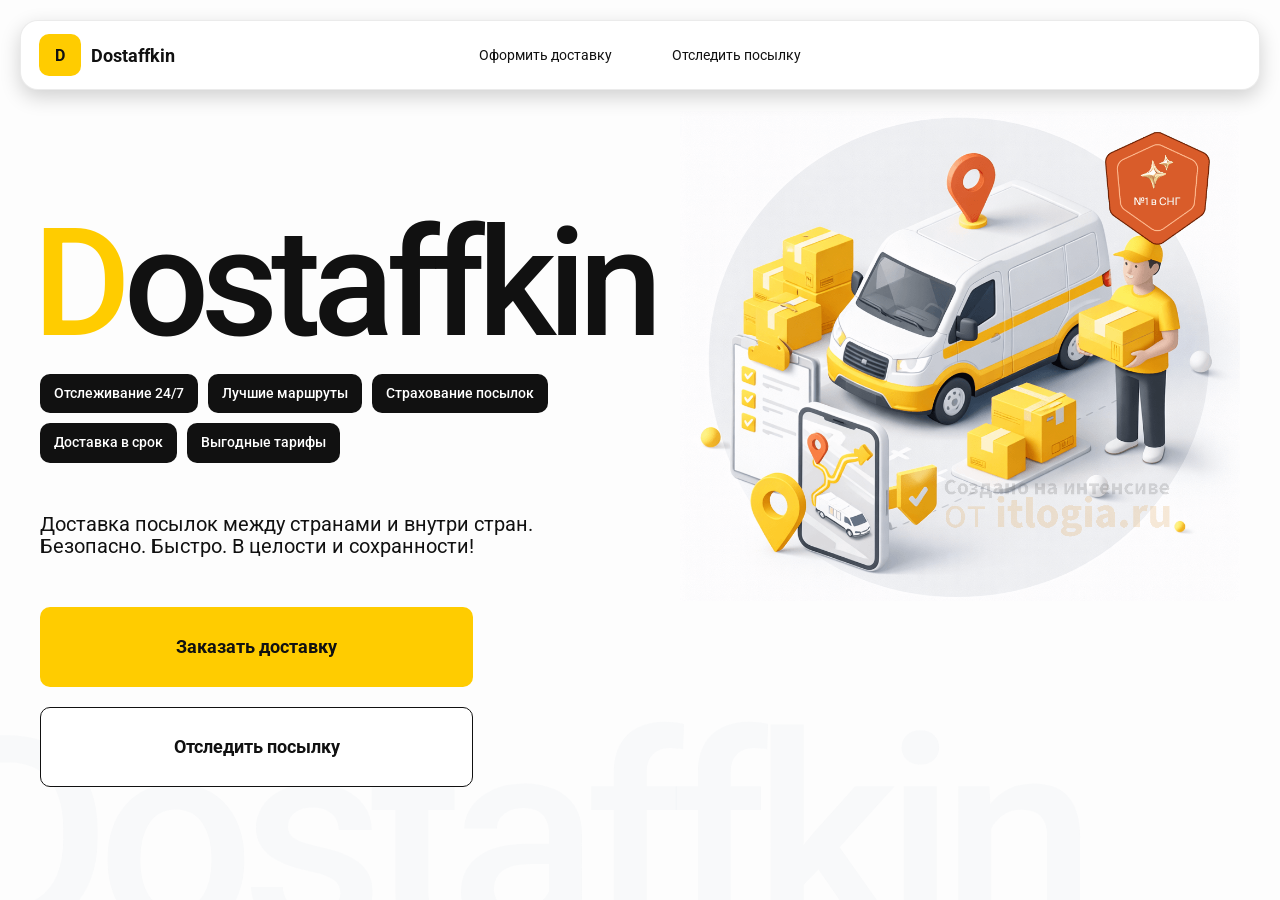
<file: index.html>
<!doctype html>
<html lang="ru">
<head>
    <meta charset="utf-8"/>
    <meta name="viewport" content="width=device-width,initial-scale=1,maximum-scale=1,user-scalable=0"/>
    <title>Dostaffkin — Доставка посылок между странами и внутри стран. Безопасно. Быстро. В целости и сохранности!</title>
    <link rel="stylesheet" href="styles/base.css"/>
    <link rel="stylesheet" href="styles/base_adaptive.css"/>
    <link rel="stylesheet" href="styles/index.css"/>
    <link rel="stylesheet" href="styles/index_adaptive.css"/>
</head>
<body>
    <div class="container">
        <header class="header">
            <a class="header-brand" href="#">
                <div class="header-logo">D</div>
                <div class="header-title">Dostaffkin</div>
            </a>
            <nav class="header-menu">
                <a class="header-link" href="./order.html">Оформить <span>доставку</span></a>
                <a class="header-link" href="./track.html">Отследить <span>посылку</span></a>
            </nav>
        </header>
        <main class="main">
            <section class="main-info">
                <div class="main-title">
                    <span>D</span>ostaffkin
                </div>
                <div class="main-features">
                    <div class="main-feature">Отслеживание 24/7</div>
                    <div class="main-feature">Лучшие маршруты</div>
                    <div class="main-feature">Страхование посылок</div>
                    <div class="main-feature">Доставка в срок</div>
                    <div class="main-feature">Выгодные тарифы</div>
                </div>
                <div class="main-description">
                    Доставка посылок между странами и внутри стран.
                    Безопасно. Быстро. В целости и сохранности!
                </div>
                <div class="main-actions">
                    <a class="button" type="button" href="./order.html">Заказать доставку</a>
                    <a class="button button-white" type="button" href="./track.html">Отследить посылку</a>
                </div>
            </section>
            <div class="main-title-ghost">Dostaffkin</div>
            <section class="main-image">
                <img src="images/main-image.png" alt="Main image"/>
            </section>
        </main>
    </div>
</body>
</html>
</file>
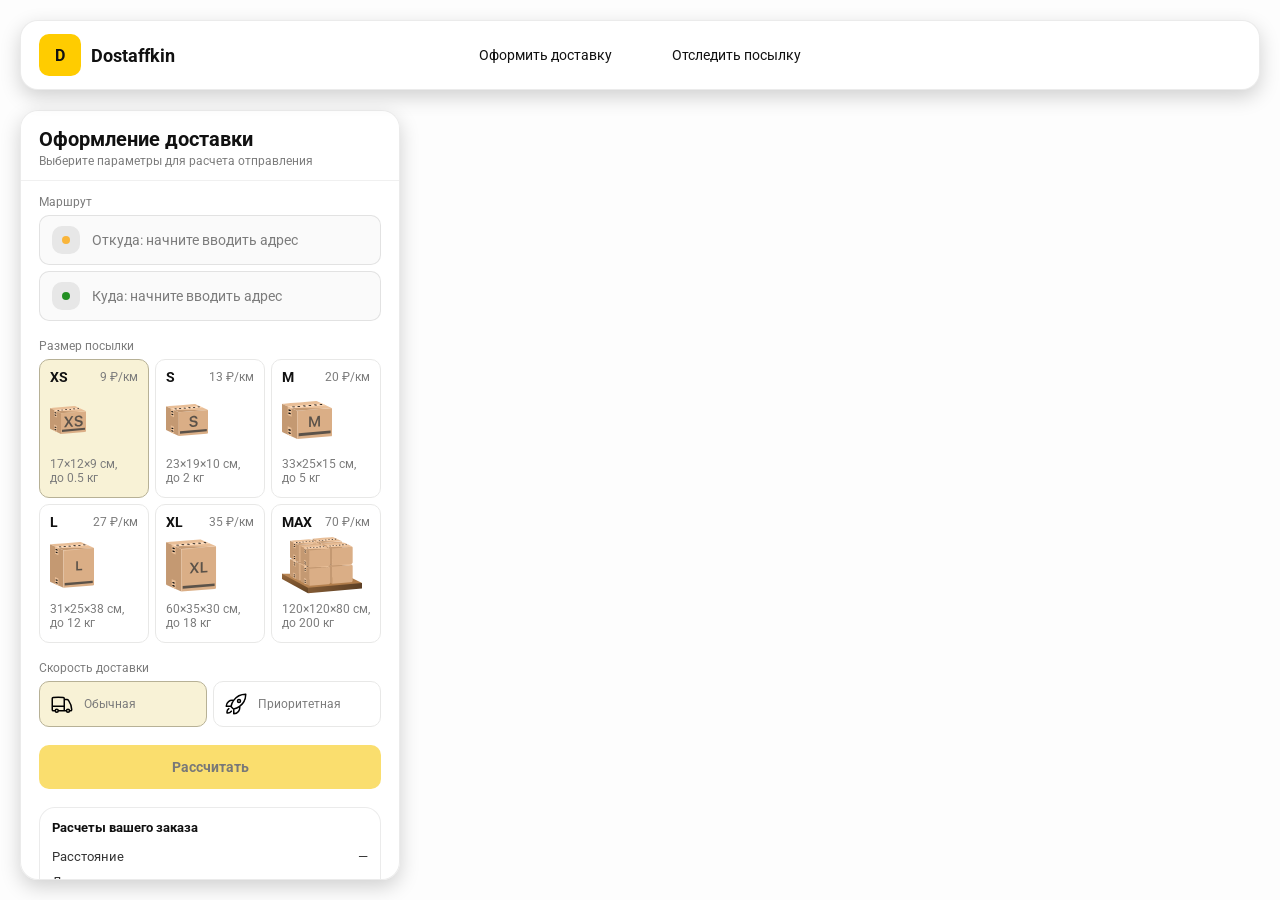
<file: order.html>
<!doctype html>
<html lang="ru">
<head>
    <meta charset="utf-8"/>
    <meta name="viewport" content="width=device-width,initial-scale=1,maximum-scale=1,user-scalable=0"/>
    <title>Оформление доставки</title>

    <link rel="stylesheet" href="styles/base.css"/>
    <link rel="stylesheet" href="styles/base_adaptive.css"/>

    <link rel="stylesheet" href="styles/order.css"/>
    <link rel="stylesheet" href="styles/order_adaptive.css"/>

    <script src="https://api-maps.yandex.ru/2.1/?apikey=db163d1f-0b2a-4fa5-b966-82575774f75a&amp;suggest_apikey=4d6866f2-f3e8-4ad8-92ed-88a58044a3f2&amp;lang=ru_RU" type="text/javascript"></script>
</head>
<body>
    <div id="map"></div>

    <header class="header">
        <a class="header-brand" href="./index.html">
            <div class="header-logo">D</div>
            <div class="header-title">Dostaffkin</div>
        </a>
        <nav class="header-menu">
            <a class="header-link" href="#">Оформить <span>доставку</span></a>
            <a class="header-link" href="./track.html">Отследить <span>посылку</span></a>
        </nav>
    </header>

    <aside class="main" id="sidebar">
        <div class="main-header">
            <div class="main-title">Оформление доставки</div>
            <div class="main-text">Выберите параметры для расчета отправления</div>
        </div>

        <div class="main-content">
            <div class="main-route">
                <div class="main-block-title">Маршрут</div>
                <div class="main-fields">
                    <div class="main-field" id="fromField">
                        <div class="main-pin"></div>
                        <input id="from" placeholder="Откуда: начните вводить адрес" autocomplete="off"/>
                        <div class="main-ac" id="fromAc" role="listbox" aria-label="Подсказки адресов"></div>
                    </div>

                    <div class="main-field" id="toField">
                        <div class="main-pin"></div>
                        <input id="to" placeholder="Куда: начните вводить адрес" autocomplete="off"/>
                        <div class="main-ac" id="toAc" role="listbox" aria-label="Подсказки адресов"></div>
                    </div>
                </div>
            </div>

            <div class="main-package">
                <div class="main-block-title">Размер посылки</div>

                <div class="main-sizes">
                    <div class="main-size-card is-active" data-value="xs">
                        <div class="main-size-top"><div class="main-size-label">XS</div><div class="main-size-rate">9 ₽/км</div></div>
                        <div class="main-size-media"><img src="images/sizes/xs.png" alt="Короб XS"/></div>
                        <div class="main-size-description">17×12×9 см,<br>до 0.5 кг</div>
                    </div>

                    <div class="main-size-card" data-value="s">
                        <div class="main-size-top"><div class="main-size-label">S</div><div class="main-size-rate">13 ₽/км</div></div>
                        <div class="main-size-media"><img src="images/sizes/s.png" alt="Короб S"/></div>
                        <div class="main-size-description">23×19×10 см,<br>до 2 кг</div>
                    </div>

                    <div class="main-size-card" data-value="m">
                        <div class="main-size-top"><div class="main-size-label">M</div><div class="main-size-rate">20 ₽/км</div></div>
                        <div class="main-size-media"><img src="images/sizes/m.png" alt="Короб M"/></div>
                        <div class="main-size-description">33×25×15 см,<br>до 5 кг</div>
                    </div>

                    <div class="main-size-card" data-value="l">
                        <div class="main-size-top"><div class="main-size-label">L</div><div class="main-size-rate">27 ₽/км</div></div>
                        <div class="main-size-media"><img src="images/sizes/l.png" alt="Короб L"/></div>
                        <div class="main-size-description">31×25×38 см,<br>до 12 кг</div>
                    </div>

                    <div class="main-size-card" data-value="xl">
                        <div class="main-size-top"><div class="main-size-label">XL</div><div class="main-size-rate">35 ₽/км</div></div>
                        <div class="main-size-media"><img src="images/sizes/xl.png" alt="Короб XL"/></div>
                        <div class="main-size-description">60×35×30 см,<br>до 18 кг</div>
                    </div>

                    <div class="main-size-card" data-value="max">
                        <div class="main-size-top"><div class="main-size-label">MAX</div><div class="main-size-rate">70 ₽/км</div></div>
                        <div class="main-size-media main-size-media-palleta"><img src="images/sizes/max.png" alt="Паллета"/></div>
                        <div class="main-size-description">120×120×80 см,<br>до 200 кг</div>
                    </div>
                </div>
            </div>

            <div class="main-speed">
                <div class="main-block-title">Скорость доставки</div>

                <div class="main-speeds">
                    <div class="main-speed-card is-active" data-value="regular">
                        <img class="main-speed-media" src="images/icons/regular.svg" alt="Regular"/>
                        <div class="main-speed-description">Обычная</div>
                    </div>
                    <div class="main-speed-card" data-value="fast">
                        <img class="main-speed-media" src="images/icons/fast.svg" alt="Fast"/>
                        <div class="main-speed-description">Приоритетная</div>
                    </div>

                </div>
            </div>

            <div class="main-calculate-block">
                <button id="calc" class="button calculate-button" type="button" disabled>Рассчитать</button>
            </div>

            <div class="main-result" id="result">
                <div class="main-result-title">Расчеты вашего заказа</div>
                <div class="main-result-lines">
                    <div class="main-result-line"><span>Расстояние</span><span id="distanceValue">—</span></div>
                    <div class="main-result-line"><span>Доставим через</span><span id="durationValue">—</span></div>
                    <div class="main-result-line"><span>Тариф</span><span id="rateValue">—</span></div>
                </div>
                <div class="main-price"><div class="main-price-label">Итого</div><div class="main-price-value" id="totalValue">—</div></div>
            </div>

            <div class="main-order-box">
                <div class="main-order-form" id="orderForm">
                    <div class="main-order-title">Оформление доставки</div>
                    <div class="main-block-info-row">
                        <div class="main-block-title">Контакты</div>
                        <div class="order-fields">
                            <div class="main-field"><input id="customerName" placeholder="Ваше имя" autocomplete="off"/></div>
                            <div class="main-field"><input id="customerPhone" placeholder="Ваш телефон" autocomplete="off" inputmode="tel"/></div>
                        </div>
                    </div>
                    <div class="main-block-info-row extra-info">
                        <div class="main-block-title">Дополнительная информация</div>
                        <div class="main-field textarea"><textarea id="comment" placeholder="Детали доставки и комментарии"></textarea></div>
                    </div>
                    <button id="submit" class="button main-submit-request" type="button" disabled>Отправить заявку</button>
                </div>

                <div class="main-order-success" id="orderSuccess">
                    <div class="main-success-icon">✓</div>
                    <div class="main-success-title">Заявка отправлена!</div>
                    <div class="main-success-title">Номер отправления – <span id="orderId"></span></div>
                    <div class="main-success-subtitle">Мы скоро свяжемся с вами</div>
                </div>
            </div>
        </div>
    </aside>

    <script src="scripts/order.js"></script>
</body>
</html>
</file>
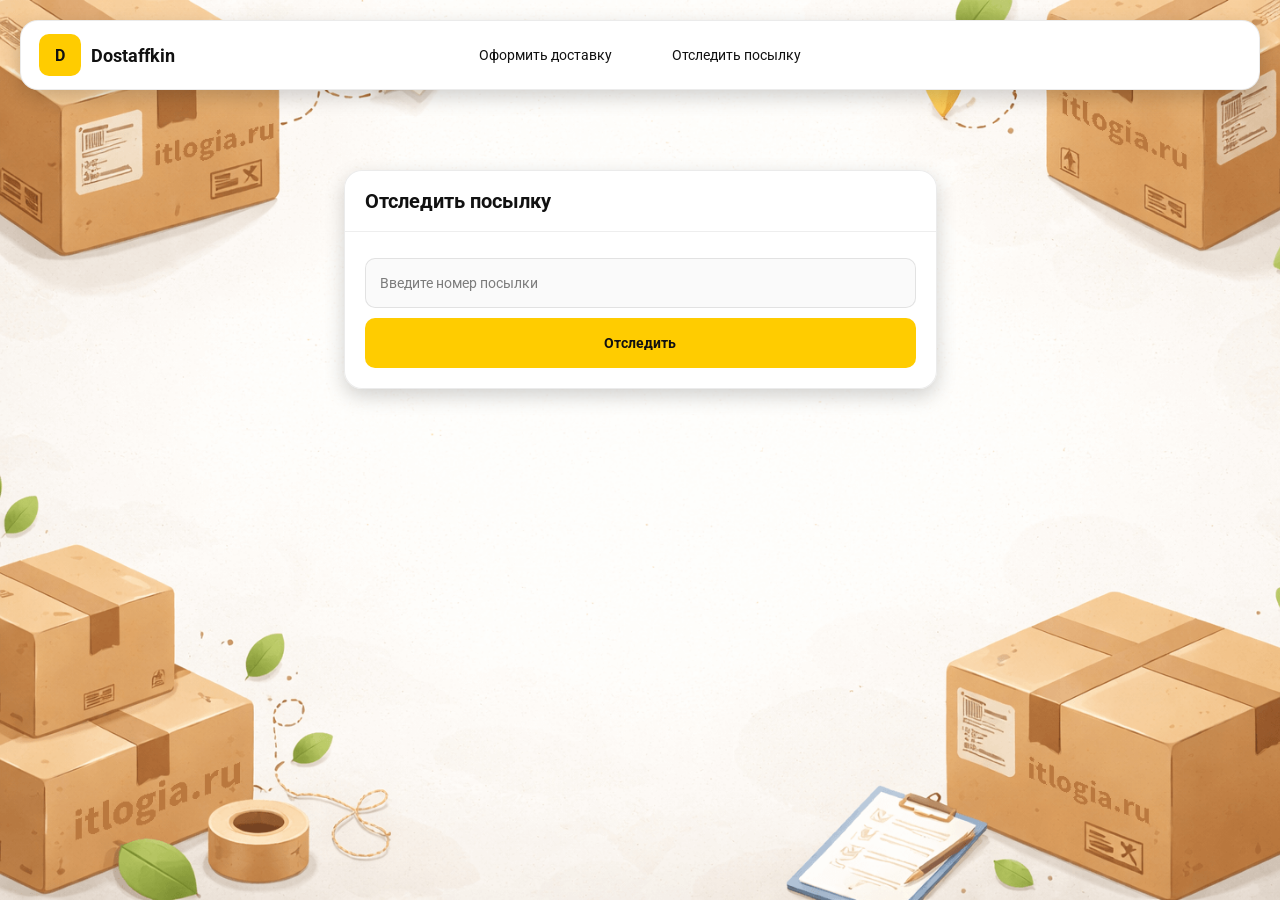
<file: track.html>
<!doctype html>
<html lang="ru">
<head>
    <meta charset="utf-8"/>
    <meta name="viewport" content="width=device-width,initial-scale=1,maximum-scale=1,user-scalable=0"/>
    <title>Отследить посылку</title>
    <link rel="stylesheet" href="styles/base.css"/>
    <link rel="stylesheet" href="styles/base_adaptive.css"/>

    <link rel="stylesheet" href="styles/track.css"/>
    <link rel="stylesheet" href="styles/track_adaptive.css"/>
</head>
<body>
    <div class="container">
        <header class="header">
            <a class="header-brand" href="./index.html">
                <div class="header-logo">D</div>
                <div class="header-title">Dostaffkin</div>
            </a>
            <nav class="header-menu">
                <a class="header-link" href="./order.html">Оформить <span>доставку</span></a>
                <a class="header-link" href="#">Отследить <span>посылку</span></a>
            </nav>
        </header>

        <main class="track-content">
            <section class="track-card track-search">
                <div class="track-title">Отследить посылку</div>
                <div class="track-action">
                    <div class="main-field track-field">
                        <input id="trackNumber" placeholder="Введите номер посылки" autocomplete="off"/>
                    </div>
                    <button id="trackButton" class="button track-button" type="button">Отследить</button>
                </div>
            </section>

            <section class="track-card track-result" id="trackResult">
                <div class="track-result-header">
                    <div class="track-id" id="trackIdValue"></div>
                    <div class="track-routes">
                        <div class="track-route">
                            <div class="track-route-pin">
                                <svg xmlns="http://www.w3.org/2000/svg" fill="none" viewBox="0 0 24 24" stroke-width="1.5" stroke="orange" class="size-6">
                                    <path stroke-linecap="round" stroke-linejoin="round" d="M15 10.5a3 3 0 1 1-6 0 3 3 0 0 1 6 0Z"/>
                                    <path stroke-linecap="round" stroke-linejoin="round" d="M19.5 10.5c0 7.142-7.5 11.25-7.5 11.25S4.5 17.642 4.5 10.5a7.5 7.5 0 1 1 15 0Z"/>
                                </svg>
                            </div>
                            <div class="track-route-address" id="trackFromValue">Откуда: Москва, улица Арбат, 1</div>
                        </div>
                        <div class="track-route track-route-arrow">
                            <svg xmlns="http://www.w3.org/2000/svg" fill="none" viewBox="0 0 24 24" stroke-width="1.5" stroke="currentColor" class="size-6">
                                <path stroke-linecap="round" stroke-linejoin="round" d="M19.5 13.5 12 21m0 0-7.5-7.5M12 21V3"/>
                            </svg>
                        </div>
                        <div class="track-route">
                            <div class="track-route-pin">
                                <svg xmlns="http://www.w3.org/2000/svg" fill="none" viewBox="0 0 24 24" stroke-width="1.5" stroke="green" class="size-6">
                                    <path stroke-linecap="round" stroke-linejoin="round" d="M15 10.5a3 3 0 1 1-6 0 3 3 0 0 1 6 0Z"/>
                                    <path stroke-linecap="round" stroke-linejoin="round" d="M19.5 10.5c0 7.142-7.5 11.25-7.5 11.25S4.5 17.642 4.5 10.5a7.5 7.5 0 1 1 15 0Z"/>
                                </svg>
                            </div>
                            <div class="track-route-address" id="trackToValue">Куда: Минск, проспект Независимости, 58</div>
                        </div>
                    </div>
                </div>
                <div class="track-info">
                    <div class="track-status-title">Статус данной посылки:</div>
                    <div class="track-status-list" id="trackStatusList"></div>
                </div>
            </section>
        </main>
    </div>

    <script src="scripts/track.js"></script>
</body>
</html>
</file>
<file: styles/base.css>
*, *::before, *::after {
    box-sizing: border-box;
}

@font-face {
    font-family: "Roboto";
    src: url("../fonts/Roboto-Regular.ttf");
    font-weight: normal;
}

@font-face {
    font-family: "Roboto";
    src: url("../fonts/Roboto-Bold.ttf");
    font-weight: bold;
}

@font-face {
    font-family: "Roboto";
    src: url("../fonts/Roboto-Medium.ttf");
    font-weight: 500;
}

html, body {
    margin: 0;
    color: #111111;
    font-family: "Roboto", sans-serif;
}

body {
    background: #FDFDFD;
}

.header {
    border-radius: 18px;
    box-shadow: 0 7px 20px 0 #0000002E;
    backdrop-filter: blur(10px);
    background: #ffffff;
    left: 20px;
    border: 1px solid rgba(0, 0, 0, 0.08);
    position: fixed;
    right: 20px;
    top: 20px;
    padding: 14px 18px;
    height: 70px;
    display: flex;
    align-items: center;
    z-index: 6;
}

.header-brand {
    display: flex;
    align-items: center;
    text-decoration: none;
    gap: 10px;
}

.header-logo {
    width: 42px;
    height: 42px;
    border-radius: 10px;
    background: #FFCC00;
    display: grid;
    place-items: center;
    font-weight: bold;
    color: #111;
}

.header-title {
    font-size: 18px;
    font-weight: bold;
    color: #111111;
    text-decoration: none;
}

.header-menu {
    display: flex;
    align-items: center;
    gap: 60px;
    margin: 0;
    position: absolute;
    left: 50%;
    transform: translateX(-50%);
}

.header-link {
    font-size: 14px;
    color: #111111;
    text-decoration: none;
}

.button {
    border: 0;
    outline: none;
    height: 44px;
    border-radius: 10px;
    font-size: 14px;
    font-weight: bold;
    cursor: pointer;
    font-family: inherit;
    transition: transform .08s ease, opacity .12s ease;
    background: #ffcc00;
    color: #111111;
    text-align: center;
    text-decoration: none;
}

.button:hover {
    background-color: #E5BC19;
}

.button:disabled {
    cursor: not-allowed;
    background-color: #FADE6E;
    color: #787878;
    transform: none;
}

.button.button-white {
    background: #ffffff;
    border: 1px solid #111111;
}

.button.button-white:hover {
    background: rgb(241 241 241);
}

.main-field {
    display: flex;
    align-items: center;
    margin-top: 6px;
    gap: 10px;
    border: 1px solid #1111111A;
    background: #FAFAFA;
    border-radius: 10px;
    padding: 10px 12px;
    position: relative;
    box-sizing: border-box;
    height: 50px;
}

.main-field.textarea {
    height: auto;
}

.main-pin {
    width: 28px;
    height: 28px;
    border-radius: 10px;
    background: rgba(17, 17, 17, 0.08);
    display: grid;
    place-items: center;
    flex: 0 0 auto;
    position: relative;
}

.main-pin::before {
    content: "";
    width: 8px;
    height: 8px;
    border-radius: 999px;
    background: orange;
    opacity: .75;
    display: block;
}

.main-field:last-child .main-pin::before {
    background: green;
    opacity: .85;
}

input,
textarea {
    width: 100%;
    border: 0;
    outline: none;
    background: transparent;
    font-size: 14px;
    color: #111111;
    font-family: inherit;
}

textarea {
    resize: vertical;
    min-height: 72px;
    padding: 2px 0;
}

input::placeholder,
textarea::placeholder {
    color: #7C7C7C;
}

.main-field:focus-within {
    border-color: rgba(0, 0, 0, 0.20);
    box-shadow: 0 0 0 4px rgba(255, 204, 0, 0.35);
    background: rgba(255, 255, 255, 0.75);
}
</file>
<file: styles/base_adaptive.css>
@media (max-width: 767px) {
    .header {
        left: 10px;
        right: 10px;
        top: 10px;
    }

    .header-link span {
        display: none;
    }

    .header-menu {
        gap: 20px;
        justify-content: flex-start;
        margin: 0 0 0 30px;
        position: static;
        transform: none;
    }
}

@media (max-width: 420px) {
    .header-title {
        display: none;
    }
}

@media (max-width: 374px) {
    .header-menu {
        gap: 10px;
        margin: 0 0 0 10px;
    }
}
</file>
<file: styles/index.css>
.container {
    overflow: hidden;
    min-height: 100vh;
}

.main {
    padding: 111px 40px 40px;
    position: relative;
    display: flex;
}

.main-info {
    max-width: 840px;
    width: 100%;
    position: relative;
}

.main-title {
    margin-top: 98px;
    font-weight: 500;
    font-size: 200px;
    line-height: 1;
    letter-spacing: -0.05em;
    color: #111111;
    left: -15px;
    position: relative;
}

.main-title span {
    color: #ffcc00;
}

.main-features {
    margin-top: 15px;
    display: flex;
    flex-wrap: wrap;
    gap: 10px;
}

.main-feature {
    background: #111111;
    color: #ffffff;
    padding: 12px 14px;
    font-weight: 500;
    font-size: 14px;
    line-height: 1.1;
    border-radius: 10px;
}

.main-description {
    margin-top: 50px;
    max-width: 500px;
    font-size: 20px;
    line-height: 1.1;
    color: #111111;
}

.main-actions {
    margin-top: 50px;
    display: flex;
    flex-direction: column;
    gap: 20px;
}

.main-actions .button {
    height: 80px;
    width: 433px;
    font-size: 18px;
    font-weight: bold;
    place-items: center;
    display: grid;
}

.main-title-ghost {
    position: absolute;
    z-index: -1;
    left: -70px;
    bottom: -150px;
    font-weight: 500;
    font-size: 278px;
    line-height: 1;
    letter-spacing: -0.05em;
    color: #ECEDF04D;
}

.main-image {
    width: 1024px;
    top: 100px;
    z-index: -2;
}

.main-image img {
    width: 100%;
    max-width: 1024px;
    height: auto;
    display: block;
}
</file>
<file: styles/index_adaptive.css>
@media (max-width: 1760px) {
    .main-title {
        font-size: 150px;
        left: -7px;
    }

    .main-info {
        max-width: 640px;
    }
}

@media (max-width: 1200px) {
    .main-info {
        max-width: 540px;
    }

    .main {
        padding: 111px 20px 20px;
    }

    .main-title {
        font-size: 120px;
        left: -4px;
    }

    .main-title-ghost {
        font-size: 220px;
    }
}

@media (max-width: 1024px) {
    .main-title {
        margin-top: 30px;
    }

    .main {
        flex-direction: column-reverse;
    }

    .main-image {
        max-width: 350px;
        position: absolute;
        left: 370px;
        top: 370px;
    }

    .main-info {
        max-width: 100%;
    }

    .main-actions {
        gap: 10px;
    }

    .main-actions .button {
        height: 50px;
        font-size: 14px;
        width: auto;
        max-width: 300px;
    }

    .main-description {
        max-width: 350px;
    }
}

@media (max-width: 570px) {
    .main-title {
        font-size: 88px;
    }

    .main-description {
        max-width: 100%
    }

    .main-actions {
        width: 100%;
    }

    .main-actions .button {
        width: 100%;
        max-width: 100%
    }

    .main-image {
        max-width: 650px;
        position: absolute;
        left: 170px;
        top: 70px;
        opacity: 0.2;
    }
}

@media (max-width: 400px) {
    .main-title {
        font-size: 70px;
    }
}
</file>
<file: styles/order.css>
#map {
    position: fixed;
    inset: 0;
}

.main {
    border-radius: 18px;
    box-shadow: 0 7px 20px 0 #0000002E;
    backdrop-filter: blur(10px);
    background: rgba(255, 255, 255, 0.96);
    left: 20px;
    border: 1px solid rgba(0, 0, 0, 0.08);
    position: fixed;
    top: 110px;
    bottom: 20px;
    width: 380px;
    display: flex;
    flex-direction: column;
    overflow: hidden;
    z-index: 5;
}

.main-header {
    padding: 18px 18px 12px 18px;
    border-bottom: 1px solid rgba(0, 0, 0, 0.06);
    display: flex;
    flex-direction: column;
}

.main-title { font-size: 20px; line-height: 100%; font-weight: bold; }
.main-text { font-size: 12px; margin-top: 5px; color: #7C7C7C; }

.main-content {
    padding: 14px 18px 18px 18px;
    overflow: auto;
    scrollbar-width: none;
    display: flex;
    flex-direction: column;
    gap: 18px;
    flex: 1;
}

.main-block-title { font-size: 12px; color: #7C7C7C; }
.main-route .main-block-title, .main-package .main-block-title { margin-bottom: 6px; }

.main-sizes { display: grid; gap: 6px; grid-template-columns: repeat(3, 1fr); }

.main-size-card {
    border: 1px solid #E8E8E7;
    background: #FFFFFF;
    border-radius: 10px;
    padding: 10px;
    cursor: pointer;
    user-select: none;
    transition: transform .08s ease, border-color .12s ease, background .12s ease;
    min-height: 139px;
}

.main-size-card:hover { transform: translateY(-1px); }
.main-size-card.is-active { background-color: #F8F2D6; border-color: #B7B196; }
.main-size-top { display: flex; align-items: center; justify-content: space-between; }
.main-size-label { font-weight: bold; font-size: 14px; color: #111111; line-height: 100%; }
.main-size-rate { font-size: 12px; color: #7C7C7C; line-height: 100%; }
.main-size-media { margin-top: 8px; height: 57px; display: grid; place-items: center; }
.main-size-media img { display: block; max-width: 100%; max-height: 57px; }
.main-size-description { margin-top: 8px; font-size: 12px; color: #7C7C7C; line-height: 1.2; }
.calculate-button { width: 100%; }

.main-result {
    border: 1px solid rgba(0, 0, 0, 0.08);
    background: rgba(255, 255, 255, 0.75);
    border-radius: 16px;
    padding: 12px;
    line-height: 1.25;
}

.main-result-title { font-weight: bold; font-size: 13px; color: #111111; margin-bottom: 13px; }
.main-result-lines { gap: 8px; display: flex; flex-direction: column; }
.main-result-line { font-size: 13px; color: rgba(17, 17, 17, 0.85); display: flex; justify-content: space-between; }
.main-price { margin-top: 18px; padding-top: 10px; border-top: 1px dashed rgba(0, 0, 0, 0.12); display: flex; align-items: baseline; justify-content: space-between; }
.main-price-label { font-size: 12px; color: rgba(17, 17, 17, 0.55); }
.main-price-value { font-size: 20px; font-weight: bold; color: #111111; letter-spacing: -0.3px; }

.main-order-box { background: #ffffff; border: 1px solid #E8E8E7; border-radius: 10px; padding: 12px; }
.main-order-title { margin-bottom: 8px; font-weight: bold; font-size: 14px; color: #111111; }
.main-block-info { display: flex; flex-direction: column; gap: 6px; }
.order-fields { display: grid; grid-template-columns: 1fr 1fr; column-gap: 10px; margin-top: 6px; }
.main-block-info-row.extra-info { display: block; margin-top: 13px; }
.main-submit-request { width: 100%; margin-top: 6px; }
.main-order-success { display: none; text-align: center; padding: 22px 12px; gap: 12px; }
.main-order-success.is-visible { display: flex; flex-direction: column; align-items: center; }
.main-success-icon { width: 56px; height: 56px; border-radius: 50%; background: #16a34a; color: #ffffff; display: grid; place-items: center; font-size: 30px; }
.main-success-title { font-size: 14px; font-weight: bold; color: #111111; }
.main-success-subtitle { font-size: 12px; color: rgba(17, 17, 17, 0.55); line-height: 1.3; }

.main-speed .main-block-title { margin-bottom: 6px; }
.main-speeds { display: grid; gap: 6px; grid-template-columns: repeat(2, 1fr); }

.main-speed-card {
    border: 1px solid #E8E8E7;
    background: #FFFFFF;
    border-radius: 10px;
    padding: 10px;
    cursor: pointer;
    user-select: none;
    transition: transform .08s ease, border-color .12s ease, background .12s ease;
    display: flex;
    align-items: center;
    gap: 10px;
}

.main-speed-card:hover { transform: translateY(-1px); }
.main-speed-card.is-active { background-color: #F8F2D6; border-color: #B7B196; }
.main-speed-description { font-size: 12px; color: #7C7C7C; line-height: 1.2; }
</file>
<file: styles/order_adaptive.css>
@media (max-width: 767px) {
    .main {
        left: 10px;
        right: 10px;
        top: 50%;
        bottom: 12px;
        width: auto;
        max-width: none;
    }
}

@media (max-width: 420px) {
    .main-sizes { grid-template-columns: repeat(2, 1fr); }
    .order-fields { grid-template-columns: 1fr; }
}
</file>
<file: styles/track.css>
.container {
    background: #F4F4F4 url("../images/track-bg.png");
    background-size: cover;
    min-height: 100vh;
    padding: 170px 0 50px 0;
}

.track-content { width: 593px; margin: 0 auto; }

.track-card {
    width: 100%;
    border-radius: 18px;
    box-shadow: 0 7px 20px 0 #0000002E;
    backdrop-filter: blur(10px);
    background: rgba(255, 255, 255, 0.96);
    border: 1px solid rgba(0, 0, 0, 0.08);
}

.track-title { font-size: 20px; line-height: 100%; font-weight: bold; border-bottom: 1px solid #EEEEEE; padding: 20px; }
.track-action { padding: 20px; }

.track-button { width: 100%; height: 50px; }
.track-field { margin-bottom: 10px; }
.track-result { margin-top: 5px; display: none; }
.track-result.is-visible { display: block; }
.track-result-header { font-weight: bold; font-size: 14px; color: #111111; padding: 20px; border-bottom: 1px solid #EEEEEE; }
.track-id { margin-bottom: 12px; font-size: 20px; }
.track-routes { display: flex; flex-direction: column; gap: 10px; font-weight: normal; }
.track-route { display: flex; align-items: center; gap: 10px; }
.track-route-pin { width: 24px; height: 24px; flex-shrink: 0; }
.track-route-pin svg, .track-route-arrow svg { width: 100%; height: 100%; }
.track-route-arrow { padding: 15px 0; width: 24px; height: 24px; }
.track-info { padding: 20px; }
.track-status { display: flex; align-items: center; font-size: 12px; gap: 10px; }
.track-status-title { font-size: 14px; color: #111111; margin-bottom: 20px; }
.track-status-list { display: flex; flex-direction: column; gap: 15px; }

.track-status-icon {
    width: 40px;
    height: 40px;
    border-radius: 50%;
    background: rgba(17, 17, 17, 0.08);
    display: grid;
    place-items: center;
    flex: 0 0 auto;
}

.track-status.created .track-status-icon { background-color: #F1CB00; }
.track-status.in-way .track-status-icon { background-color: #F08A11; }
.track-status.ready .track-status-icon { background-color: #A35D0A; }
.track-status.done .track-status-icon { background-color: #37C93B; }
.track-status-text { display: flex; align-items: center; justify-content: space-between; color: #111111; font-size: 12px; flex: 1; }
.track-status-date, .track-status-text-date { color: rgba(17, 17, 17, 0.55); }
</file>
<file: styles/track_adaptive.css>
@media (max-width: 767px) {
    .container { padding: 130px 0 50px 0; }
    .track-content { width: 100%; padding-left: 10px; padding-right: 10px; }
    .track-result-header { padding: 20px; }
}
</file>
